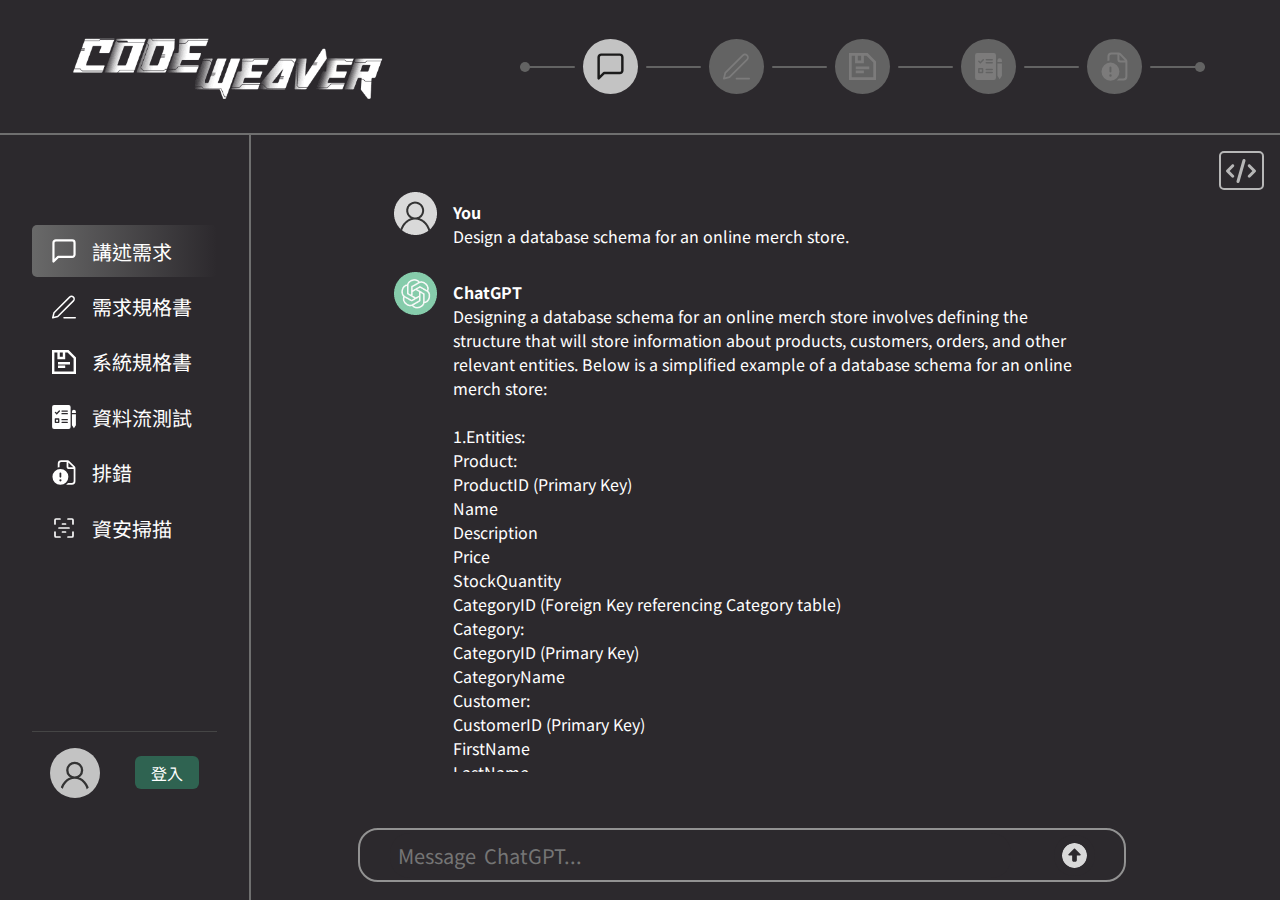
<file: index.html>
<!DOCTYPE html>
<html lang="zh">
  <head>
    <meta charset="UTF-8" />
    <meta name="viewport" content="width=device-width, initial-scale=1.0" />
    <title>CODE WEAVER | AI系統紡織機</title>
    <meta name="description" content="" />
    <base target="_self" />
    <!-- icon -->
    <link rel="shortcut icon" href="" />
    <!-- CSS -->
    <link rel="stylesheet" href="./asset/css/styles/style.css" />
    <link rel="stylesheet" href="./asset/css/styles/page.css" />
    <!-- google fonts -->
    <style>
      @import url("https://fonts.googleapis.com/css2?family=Noto+Sans+TC:wght@100..900&display=swap");
    </style>
    <!-- jquery -->
    <script src="./asset/js/jquery-3.7.1.min.js"></script>
    <!-- fontawesome icon -->
    <link
      rel="stylesheet"
      href="https://cdnjs.cloudflare.com/ajax/libs/font-awesome/6.6.0/css/all.min.css"
      integrity="sha512-Kc323vGBEqzTmouAECnVceyQqyqdsSiqLQISBL29aUW4U/M7pSPA/gEUZQqv1cwx4OnYxTxve5UMg5GT6L4JJg=="
      crossorigin="anonymous"
      referrerpolicy="no-referrer"
    />
  </head>
  <body>
    <header>
      <div class="header_container">
        <img src="./asset/img/LOGO.png" class="logo" alt="" />
        <article>
          <div class="line line-strat"></div>
          <div class="icon-area active">
            <img src="./asset/img/message.svg" alt="" />
          </div>
          <div class="line"></div>
          <div class="icon-area">
            <img src="./asset/img/require.svg" alt="" />
          </div>
          <div class="line"></div>
          <div class="icon-area">
            <img src="./asset/img/system.svg" alt="" />
          </div>
          <div class="line"></div>
          <div class="icon-area">
            <img src="./asset/img/data.svg" alt="" />
          </div>
          <div class="line"></div>
          <div class="icon-area">
            <img src="./asset/img/debug.svg" alt="" />
          </div>
          <div class="line line-end"></div>
        </article>
      </div>
    </header>
    <main>
      <!-- 左側選單 -->
      <aside class="menu">
        <div class="menu_icon_area">
          <div class="menu-icon" id="icon1">
            <div class="menu-icon_hamburger"></div>
          </div>
        </div>
        <img src="./asset/img/LOGO.png" class="logo" alt="" />
        <div class="menu_nav_footer">
          <nav class="menu_nav">
            <ul>
              <li>
                <a href="#" class="active">
                  <img src="./asset/img/message.svg" alt="" /> 講述需求</a
                >
              </li>
              <li>
                <a href="./page/requirement.html"
                  ><img src="./asset/img/require.svg" alt="" /> 需求規格書</a
                >
              </li>
              <li>
                <a href="./page/system.html"
                  ><img src="./asset/img/system.svg" alt="" /> 系統規格書</a
                >
              </li>
              <li>
                <a href="./page/dataflow.html"
                  ><img src="./asset/img/data.svg" alt="" /> 資料流測試</a
                >
              </li>
              <li>
                <a href="./page/debugging.html"
                  ><img src="./asset/img/debug.svg" alt="" /> 排錯</a
                >
              </li>
              <li>
                <a href="./page/scanning.html"
                  ><img
                    src="./asset/img/icon-park-outline_scanning.svg"
                    alt=""
                  />
                  資安掃描</a
                >
              </li>
            </ul>
          </nav>

          <div class="menu_footer">
            <a href="#" class="user">
              <div class="user_icon">
                <img src="./asset/img/user-icon.svg" alt="" />
              </div>
              <p>使用者</p>
            </a>
            <a
              href="./page/log_in.html"
              type="button"
              class="log_in"
              data-role="button"
              >登入</a
            >
          </div>
        </div>
      </aside>
      <!-- 主操作區 -->
      <section class="content">
        <!-- VSCODE開關程式按鈕 -->
        <div class="VSCode_btn" onclick="">
          <svg
            xmlns="http://www.w3.org/2000/svg"
            height="24"
            width="30"
            viewBox="0 0 640 512"
          >
            <path
              d="M392.8 1.2c-17-4.9-34.7 5-39.6 22l-128 448c-4.9 17 5 34.7 22 39.6s34.7-5 39.6-22l128-448c4.9-17-5-34.7-22-39.6zm80.6 120.1c-12.5 12.5-12.5 32.8 0 45.3L562.7 256l-89.4 89.4c-12.5 12.5-12.5 32.8 0 45.3s32.8 12.5 45.3 0l112-112c12.5-12.5 12.5-32.8 0-45.3l-112-112c-12.5-12.5-32.8-12.5-45.3 0zm-306.7 0c-12.5-12.5-32.8-12.5-45.3 0l-112 112c-12.5 12.5-12.5 32.8 0 45.3l112 112c12.5 12.5 32.8 12.5 45.3 0s12.5-32.8 0-45.3L77.3 256l89.4-89.4c12.5-12.5 12.5-32.8 0-45.3z"
            />
          </svg>
        </div>
        <div class="VSCODE">
          <div class="vscode_window">
            <img
              src="./asset/img/chevron-right.svg"
              alt=""
              class="VSCode_btn"
            />

            <div class="VSCODE_area">
              <img src="./asset/img/代碼頁面.png" alt="" style="width: 100%" />
            </div>
            <div class="RWD_empty"></div>
          </div>
        </div>
        <!-- 主要內容 -->
        <div class="main_content">
          <!-- 首頁內容 -->
          <div class="switch_index switch_div">
            <div class="main_index">
              <div class="chat_area">
                <!-- 每一個回覆訊息 -->
                <section class="chat">
                  <img
                    src="./asset/img/usericon.png"
                    alt=""
                    class="chat_icon"
                  />
                  <article>
                    <p class="chat_user_name" style="font-weight: bolder">
                      You
                    </p>
                    <p>Design a database schema for an online merch store.</p>
                  </article>
                </section>

                <section class="chat">
                  <img src="./asset/img/GPTicon.png" alt="" class="chat_icon" />
                  <article>
                    <p class="chat_gpt_name" style="font-weight: bolder">
                      ChatGPT
                    </p>
                    <p>
                      Designing a database schema for an online merch store
                      involves defining the structure that will store
                      information about products, customers, orders, and other
                      relevant entities. Below is a simplified example of a
                      database schema for an online merch store: <br />
                      <br />
                      1.Entities: <br />
                      Product: <br />ProductID (Primary Key) <br />Name
                      <br />Description<br />
                      Price<br />
                      StockQuantity<br />
                      CategoryID (Foreign Key referencing Category table)<br />
                      Category: <br />CategoryID (Primary Key)<br />
                      CategoryName <br />Customer: <br />CustomerID (Primary
                      Key) <br />FirstName <br />LastName <br />Email
                    </p>
                  </article>
                </section>

                <!-- 結束對話，開始生成需求規格書 -->
                <div class="chat_btn">
                  <i class="fa-solid fa-bolt fa-fade fa-lg"></i>
                  <p>結束對話</p>
                  <input
                    type="button"
                    value="生成規格書"
                    onclick="switchDiv()"
                  />
                </div>
              </div>
              <!-- 輸入需求訊息 -->
              <div class="message">
                <textarea
                  name=""
                  id="message_text"
                  placeholder="Message  ChatGPT..."
                  rows="1"
                ></textarea>
                <input
                  type="image"
                  id="message_send"
                  src="./asset/img/circle-up-solid.svg"
                  alt=""
                />
              </div>
            </div>
          </div>
          <!-- loading 載入畫面 -->
          <div class="switch_loading_area" style="display: none">
            <div class="loading_area">
              <h1>開始生成中...</h1>
              <div class="loading_bar_area">
                <div class="loading_bar"></div>
              </div>
              <article></article>
              <div class="loading_btn_area">
                <input
                  type="button"
                  class="loading_btn back_btn"
                  value="取消返回"
                  onclick="goBack()"
                />
              </div>
              <p class="show_loadingP" style="display: none">自動跳轉</p>
            </div>
          </div>
        </div>
      </section>
    </main>
  </body>
  <script src="./asset/js/app.js"></script>
</html>
</file>
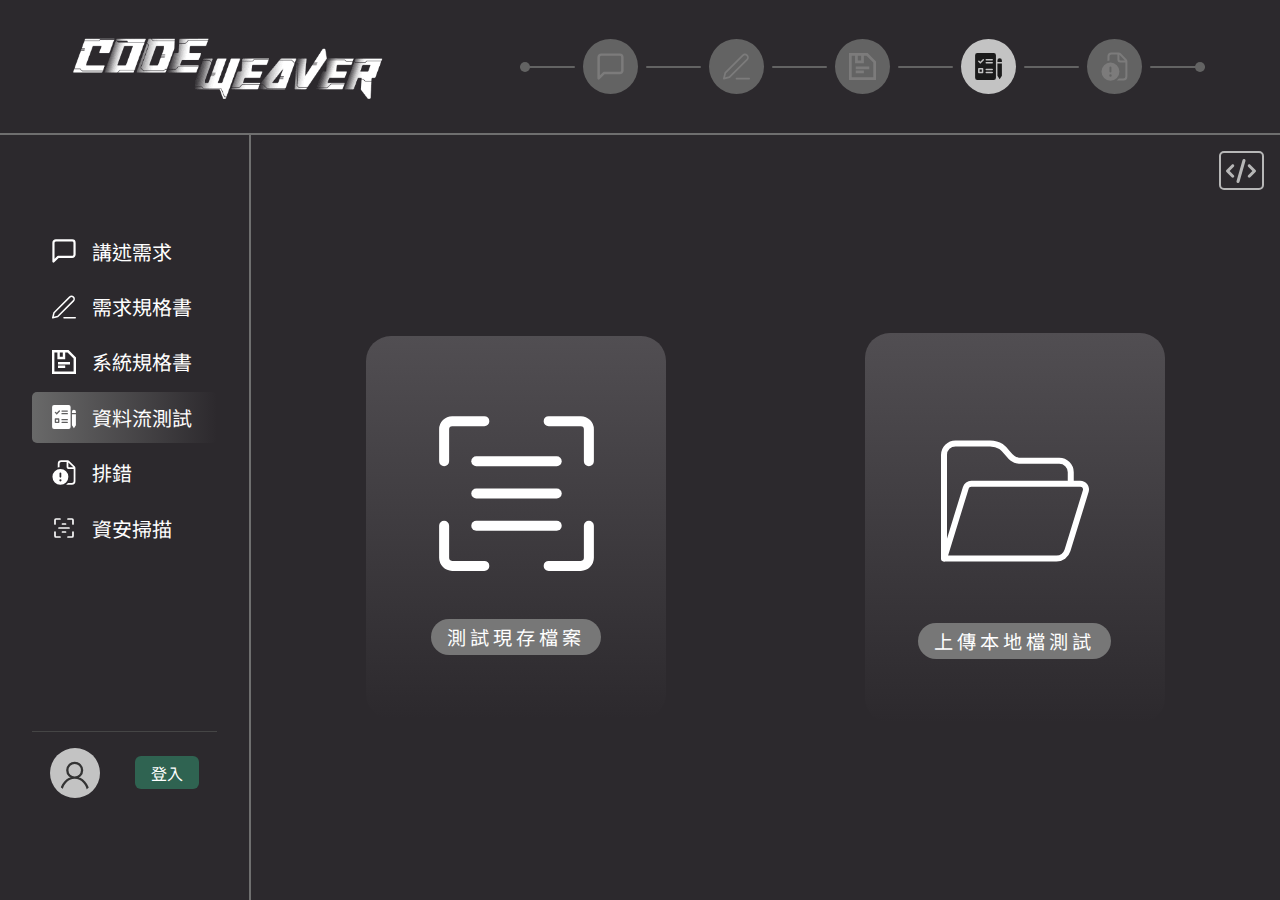
<file: page/dataflow.html>
<!DOCTYPE html>
<html lang="zh">
  <head>
    <meta charset="UTF-8" />
    <meta name="viewport" content="width=device-width, initial-scale=1.0" />
    <title>CODE WEAVER | 資料流測試</title>
    <meta name="description" content="" />
    <base target="_self" />
    <!-- icon -->
    <link rel="shortcut icon" href="" />
    <!-- CSS -->
    <link rel="stylesheet" href="../asset/css/styles/style.css" />
    <link rel="stylesheet" href="../asset/css/styles/page.css" />
    <!-- google fonts -->
    <style>
      @import url("https://fonts.googleapis.com/css2?family=Noto+Sans+TC:wght@100..900&display=swap");
    </style>
    <!-- jquery -->
    <script src="../asset/js/jquery-3.7.1.min.js"></script>
    <!-- fontawesome icon -->
    <link
      rel="stylesheet"
      href="https://cdnjs.cloudflare.com/ajax/libs/font-awesome/6.6.0/css/all.min.css"
      integrity="sha512-Kc323vGBEqzTmouAECnVceyQqyqdsSiqLQISBL29aUW4U/M7pSPA/gEUZQqv1cwx4OnYxTxve5UMg5GT6L4JJg=="
      crossorigin="anonymous"
      referrerpolicy="no-referrer"
    />
  </head>

  <body>
    <header>
      <div class="header_container">
        <img src="../asset/img/LOGO.png" class="logo" alt="" />
        <article>
          <div class="line line-strat"></div>
          <div class="icon-area">
            <img src="../asset/img/message.svg" alt="" />
          </div>
          <div class="line"></div>
          <div class="icon-area">
            <img src="../asset/img/require.svg" alt="" />
          </div>
          <div class="line"></div>
          <div class="icon-area">
            <img src="../asset/img/system.svg" alt="" />
          </div>
          <div class="line"></div>
          <div class="icon-area active">
            <img src="../asset/img/data.svg" alt="" />
          </div>
          <div class="line"></div>
          <div class="icon-area">
            <img src="../asset/img/debug.svg" alt="" />
          </div>
          <div class="line line-end"></div>
        </article>
      </div>
    </header>
    <main>
      <!-- 左側選單 -->
      <aside class="menu">
        <div class="menu_icon_area">
          <div class="menu-icon" id="icon1">
            <div class="menu-icon_hamburger"></div>
          </div>
        </div>
        <img src="../asset/img/LOGO.png" class="logo" alt="" />
        <div class="menu_nav_footer">
          <nav class="menu_nav">
            <ul>
              <li>
                <a href="../index.html">
                  <img src="../asset/img/message.svg" alt="" /> 講述需求</a
                >
              </li>
              <li>
                <a href="../page/requirement.html"
                  ><img src="../asset/img/require.svg" alt="" /> 需求規格書</a
                >
              </li>
              <li>
                <a href="../page/system.html"
                  ><img src="../asset/img/system.svg" alt="" /> 系統規格書</a
                >
              </li>
              <li>
                <a href="#" class="active"
                  ><img src="../asset/img/data.svg" alt="" /> 資料流測試</a
                >
              </li>
              <li>
                <a href="../page/debugging.html"
                  ><img src="../asset/img/debug.svg" alt="" /> 排錯</a
                >
              </li>
              <li>
                <a href="../page/scanning.html"
                  ><img
                    src="../asset/img/icon-park-outline_scanning.svg"
                    alt=""
                  />
                  資安掃描</a
                >
              </li>
            </ul>
          </nav>

          <div class="menu_footer">
            <a href="#" class="user">
              <div class="user_icon">
                <img src="../asset/img/user-icon.svg" alt="" />
              </div>
              <p>使用者</p>
            </a>
            <a
              href="../page/log_in.html"
              type="button"
              class="log_in"
              data-role="button"
              >登入</a
            >
          </div>
        </div>
      </aside>
      <!-- 主操作區 -->
      <section class="content">
        <!-- VSCODE開關程式按鈕 -->
        <div class="VSCode_btn" onclick="">
          <svg
            xmlns="http://www.w3.org/2000/svg"
            height="24"
            width="30"
            viewBox="0 0 640 512"
          >
            <path
              d="M392.8 1.2c-17-4.9-34.7 5-39.6 22l-128 448c-4.9 17 5 34.7 22 39.6s34.7-5 39.6-22l128-448c4.9-17-5-34.7-22-39.6zm80.6 120.1c-12.5 12.5-12.5 32.8 0 45.3L562.7 256l-89.4 89.4c-12.5 12.5-12.5 32.8 0 45.3s32.8 12.5 45.3 0l112-112c12.5-12.5 12.5-32.8 0-45.3l-112-112c-12.5-12.5-32.8-12.5-45.3 0zm-306.7 0c-12.5-12.5-32.8-12.5-45.3 0l-112 112c-12.5 12.5-12.5 32.8 0 45.3l112 112c12.5 12.5 32.8 12.5 45.3 0s12.5-32.8 0-45.3L77.3 256l89.4-89.4c12.5-12.5 12.5-32.8 0-45.3z"
            />
          </svg>
        </div>
        <div class="VSCODE">
          <div class="vscode_window">
            <img
              src="../asset/img/chevron-right.svg"
              alt=""
              class="VSCode_btn"
            />

            <div class="VSCODE_area">
              <img src="../asset/img/代碼頁面.png" alt="" style="width: 100%" />
            </div>
            <div class="RWD_empty"></div>
          </div>
        </div>
        <!-- 主要內容 -->
        <div class="main_content">
          <!-- 資料流上傳內容 -->
          <div class="switch_dataflow switch_div">
            <div class="main_dataflow">
              <section>
                <img src="../asset/img/scan.svg" alt="" />
                <input
                  type="button"
                  value="測試現存檔案"
                  class="test_file"
                  onclick="switchDiv()"
                />
              </section>
              <section>
                <img src="../asset/img/folder-open.svg" alt="" />
                <label for="upload">
                  <input type="file" id="upload" />
                  <div>上傳本地檔測試</div>
                </label>
              </section>
            </div>
          </div>
          <!-- 測試頁面-切換 -->
          <div class="switch_test" style="display: none">
            <div class="main_test">
              <!-- 主內容區塊 -->
              <div class="test_div">
                <h1>django_app_test.yml</h1>
                <p>on:push</p>

                <article>
                  <!-- 每一個測試結果 -->
                  <section>
                    <div>
                      <i
                        class="fa-solid fa-circle-check"
                        style="color: #63e6be"
                      ></i>
                      <h3>Test_django_apps</h3>
                    </div>
                    <p>20s</p>
                  </section>
                  <section>
                    <div>
                      <i
                        class="fa-solid fa-circle-check"
                        style="color: #63e6be"
                      ></i>
                      <h3>Test_django_apps</h3>
                    </div>
                    <p>20s</p>
                  </section>
                  <section>
                    <div>
                      <i
                        class="fa-solid fa-circle-check"
                        style="color: #63e6be"
                      ></i>
                      <h3>Test_django_apps</h3>
                    </div>
                    <p>20s</p>
                  </section>
                </article>
              </div>
              <section>
                <input
                  type="button"
                  class="back_btn"
                  value="取消返回"
                  onclick="goBack()"
                />
              </section>
            </div>
          </div>
        </div>
      </section>
    </main>
  </body>
  <script src="../asset/js/app.js"></script>
</html>
</file>
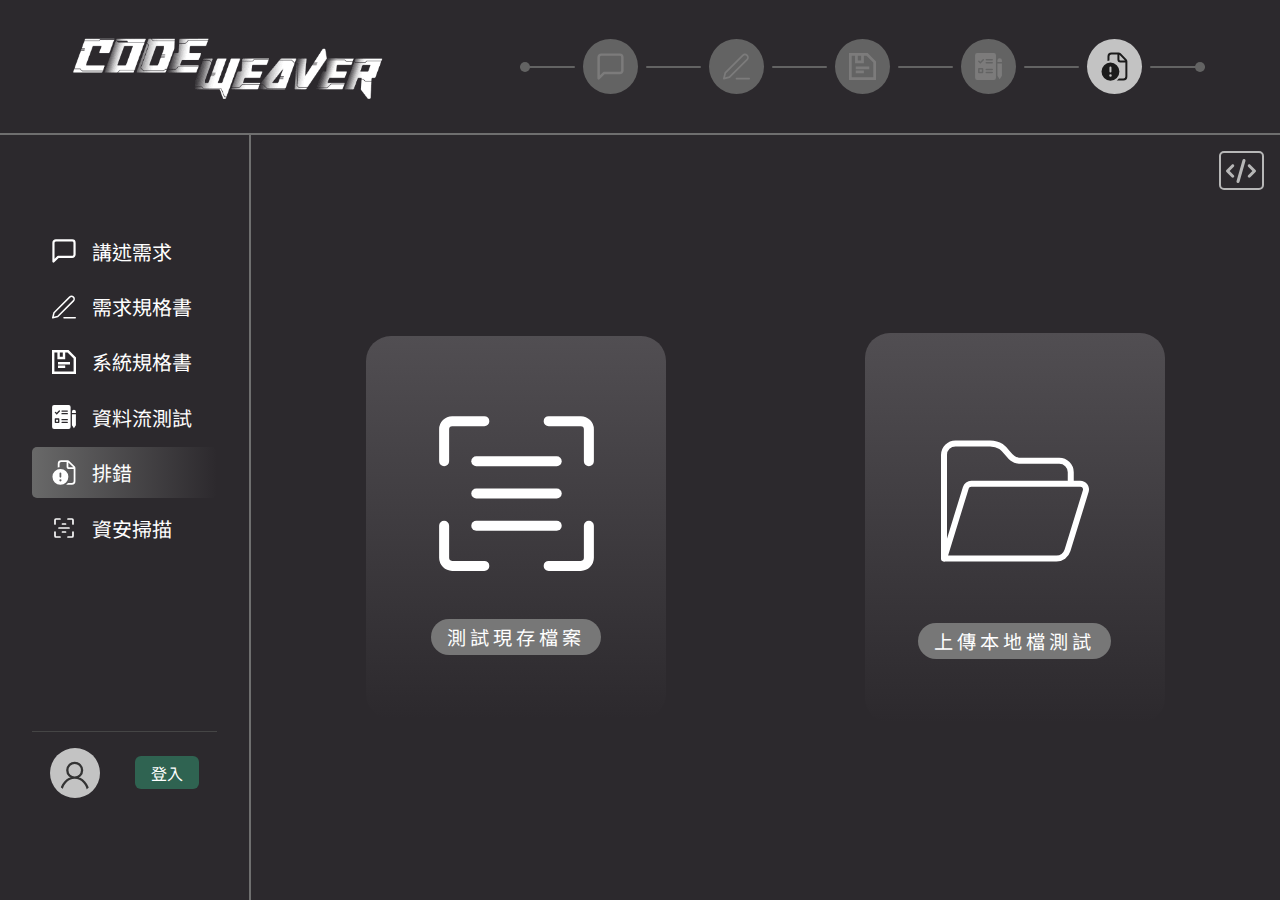
<file: page/debugging.html>
<!DOCTYPE html>
<html lang="zh">
  <head>
    <meta charset="UTF-8" />
    <meta name="viewport" content="width=device-width, initial-scale=1.0" />
    <title>CODE WEAVER | 排錯</title>
    <meta name="description" content="" />
    <base target="_self" />
    <!-- icon -->
    <link rel="shortcut icon" href="" />
    <!-- CSS -->
    <link rel="stylesheet" href="../asset/css/styles/style.css" />
    <link rel="stylesheet" href="../asset/css/styles/page.css" />
    <!-- google fonts -->
    <style>
      @import url("https://fonts.googleapis.com/css2?family=Noto+Sans+TC:wght@100..900&display=swap");
    </style>
    <!-- jquery -->
    <script src="../asset/js/jquery-3.7.1.min.js"></script>
    <!-- fontawesome icon -->
    <link
      rel="stylesheet"
      href="https://cdnjs.cloudflare.com/ajax/libs/font-awesome/6.6.0/css/all.min.css"
      integrity="sha512-Kc323vGBEqzTmouAECnVceyQqyqdsSiqLQISBL29aUW4U/M7pSPA/gEUZQqv1cwx4OnYxTxve5UMg5GT6L4JJg=="
      crossorigin="anonymous"
      referrerpolicy="no-referrer"
    />
  </head>
  <body>
    <header>
      <div class="header_container">
        <img src="../asset/img/LOGO.png" class="logo" alt="" />
        <article>
          <div class="line line-strat"></div>
          <div class="icon-area">
            <img src="../asset/img/message.svg" alt="" />
          </div>
          <div class="line"></div>
          <div class="icon-area">
            <img src="../asset/img/require.svg" alt="" />
          </div>
          <div class="line"></div>
          <div class="icon-area">
            <img src="../asset/img/system.svg" alt="" />
          </div>
          <div class="line"></div>
          <div class="icon-area">
            <img src="../asset/img/data.svg" alt="" />
          </div>
          <div class="line"></div>
          <div class="icon-area active">
            <img src="../asset/img/debug.svg" alt="" />
          </div>
          <div class="line line-end"></div>
        </article>
      </div>
    </header>
    <main>
      <!-- 左側選單 -->
      <aside class="menu">
        <div class="menu_icon_area">
          <div class="menu-icon" id="icon1">
            <div class="menu-icon_hamburger"></div>
          </div>
        </div>
        <img src="../asset/img/LOGO.png" class="logo" alt="" />
        <div class="menu_nav_footer">
          <nav class="menu_nav">
            <ul>
              <li>
                <a href="../index.html">
                  <img src="../asset/img/message.svg" alt="" /> 講述需求</a
                >
              </li>
              <li>
                <a href="../page/requirement.html"
                  ><img src="../asset/img/require.svg" alt="" /> 需求規格書</a
                >
              </li>
              <li>
                <a href="../page/system.html"
                  ><img src="../asset/img/system.svg" alt="" /> 系統規格書</a
                >
              </li>
              <li>
                <a href="../page/dataflow.html"
                  ><img src="../asset/img/data.svg" alt="" /> 資料流測試</a
                >
              </li>
              <li>
                <a href="#" class="active"
                  ><img src="../asset/img/debug.svg" alt="" /> 排錯</a
                >
              </li>
              <li>
                <a href="../page/scanning.html"
                  ><img
                    src="../asset/img/icon-park-outline_scanning.svg"
                    alt=""
                  />
                  資安掃描</a
                >
              </li>
            </ul>
          </nav>

          <div class="menu_footer">
            <a href="#" class="user">
              <div class="user_icon">
                <img src="../asset/img/user-icon.svg" alt="" />
              </div>
              <p>使用者</p>
            </a>
            <a
              href="../page/log_in.html"
              type="button"
              class="log_in"
              data-role="button"
              >登入</a
            >
          </div>
        </div>
      </aside>
      <!-- 主操作區 -->
      <section class="content">
        <!-- VSCODE開關程式按鈕 -->
        <div class="VSCode_btn" onclick="">
          <svg
            xmlns="http://www.w3.org/2000/svg"
            height="24"
            width="30"
            viewBox="0 0 640 512"
          >
            <path
              d="M392.8 1.2c-17-4.9-34.7 5-39.6 22l-128 448c-4.9 17 5 34.7 22 39.6s34.7-5 39.6-22l128-448c4.9-17-5-34.7-22-39.6zm80.6 120.1c-12.5 12.5-12.5 32.8 0 45.3L562.7 256l-89.4 89.4c-12.5 12.5-12.5 32.8 0 45.3s32.8 12.5 45.3 0l112-112c12.5-12.5 12.5-32.8 0-45.3l-112-112c-12.5-12.5-32.8-12.5-45.3 0zm-306.7 0c-12.5-12.5-32.8-12.5-45.3 0l-112 112c-12.5 12.5-12.5 32.8 0 45.3l112 112c12.5 12.5 32.8 12.5 45.3 0s12.5-32.8 0-45.3L77.3 256l89.4-89.4c12.5-12.5 12.5-32.8 0-45.3z"
            />
          </svg>
        </div>
        <div class="VSCODE">
          <div class="vscode_window">
            <img
              src="../asset/img/chevron-right.svg"
              alt=""
              class="VSCode_btn"
            />

            <div class="VSCODE_area">
              <img src="../asset/img/代碼頁面.png" alt="" style="width: 100%" />
            </div>
            <div class="RWD_empty"></div>
          </div>
        </div>
        <!-- 主要內容 -->
        <div class="main_content">
          <!-- 資料流上傳內容 -->
          <div class="switch_dataflow switch_div">
            <div class="main_dataflow">
              <section>
                <img src="../asset/img/scan.svg" alt="" />
                <input
                  type="button"
                  value="測試現存檔案"
                  class="test_file"
                  onclick="switchDiv()"
                />
              </section>
              <section>
                <img src="../asset/img/folder-open.svg" alt="" />
                <label for="upload">
                  <input type="file" id="upload" />
                  <div>上傳本地檔測試</div>
                </label>
              </section>
            </div>
          </div>
          <!-- 測試頁面-切換 -->
          <div class="switch_test" style="display: none">
            <div class="main_test">
              <!-- 主內容區塊 -->
              <div class="test_div">
                <h1>django_app_test.yml</h1>
                <p>on:push</p>

                <article>
                  <!-- 每一個測試結果 -->
                  <section>
                    <div>
                      <i
                        class="fa-solid fa-circle-xmark"
                        style="color: #d64c4c"
                      ></i>
                      <h3>Test_django_apps</h3>
                    </div>
                    <p>20s</p>
                  </section>
                </article>
              </div>
              <section>
                <input
                  type="button"
                  class="back_btn"
                  value="取消返回"
                  onclick="goBack()"
                />
              </section>
            </div>
          </div>
        </div>
      </section>
    </main>
  </body>
  <script src="../asset/js/app.js"></script>
</html>
</file>
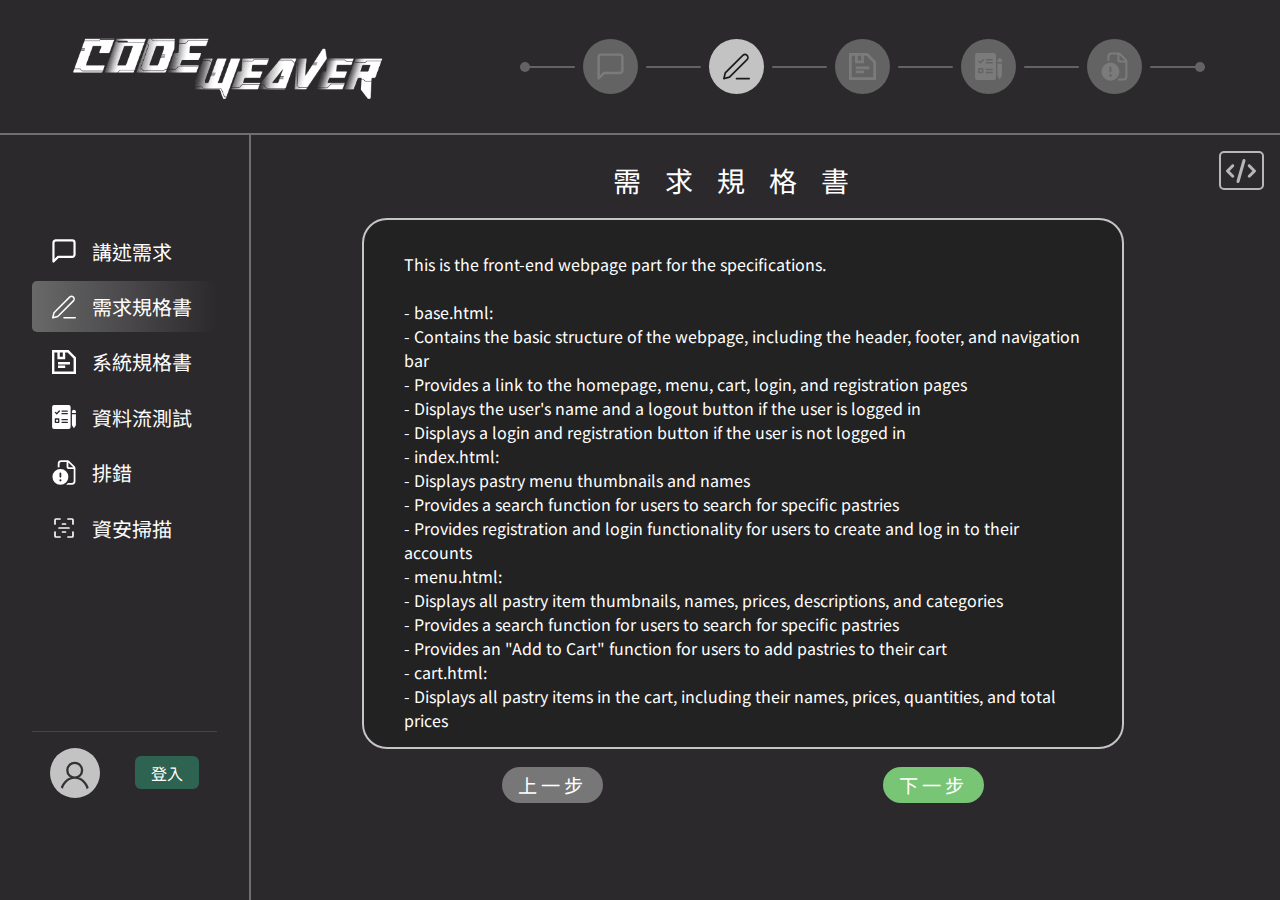
<file: page/requirement.html>
<!DOCTYPE html>
<html lang="zh">
  <head>
    <meta charset="UTF-8" />
    <meta name="viewport" content="width=device-width, initial-scale=1.0" />
    <title>CODE WEAVER | 需求規格書</title>
    <meta name="description" content="" />
    <base target="_self" />
    <!-- icon -->
    <link rel="shortcut icon" href="" />
    <!-- CSS -->
    <link rel="stylesheet" href="../asset/css/styles/style.css" />
    <link rel="stylesheet" href="../asset/css/styles/page.css" />
    <!-- google fonts -->
    <style>
      @import url("https://fonts.googleapis.com/css2?family=Noto+Sans+TC:wght@100..900&display=swap");
    </style>
    <!-- jquery -->
    <script src="../asset/js/jquery-3.7.1.min.js"></script>
    <!-- fontawesome icon -->
    <link
      rel="stylesheet"
      href="https://cdnjs.cloudflare.com/ajax/libs/font-awesome/6.6.0/css/all.min.css"
      integrity="sha512-Kc323vGBEqzTmouAECnVceyQqyqdsSiqLQISBL29aUW4U/M7pSPA/gEUZQqv1cwx4OnYxTxve5UMg5GT6L4JJg=="
      crossorigin="anonymous"
      referrerpolicy="no-referrer"
    />
  </head>
  <body>
    <header>
      <div class="header_container">
        <img src="../asset/img/LOGO.png" class="logo" alt="" />
        <article>
          <div class="line line-strat"></div>
          <div class="icon-area">
            <img src="../asset/img/message.svg" alt="" />
          </div>
          <div class="line"></div>
          <div class="icon-area active">
            <img src="../asset/img/require.svg" alt="" />
          </div>
          <div class="line"></div>
          <div class="icon-area">
            <img src="../asset/img/system.svg" alt="" />
          </div>
          <div class="line"></div>
          <div class="icon-area">
            <img src="../asset/img/data.svg" alt="" />
          </div>
          <div class="line"></div>
          <div class="icon-area">
            <img src="../asset/img/debug.svg" alt="" />
          </div>
          <div class="line line-end"></div>
        </article>
      </div>
    </header>
    <main>
      <!-- 左側選單 -->
      <aside class="menu">
        <div class="menu_icon_area">
          <div class="menu-icon" id="icon1">
            <div class="menu-icon_hamburger"></div>
          </div>
        </div>
        <img src="../asset/img/LOGO.png" class="logo" alt="" />
        <div class="menu_nav_footer">
          <nav class="menu_nav">
            <ul>
              <li>
                <a href="../index.html">
                  <img src="../asset/img/message.svg" alt="" /> 講述需求</a
                >
              </li>
              <li>
                <a href="#" class="active"
                  ><img src="../asset/img/require.svg" alt="" /> 需求規格書</a
                >
              </li>
              <li>
                <a href="../page/system.html"
                  ><img src="../asset/img/system.svg" alt="" /> 系統規格書</a
                >
              </li>
              <li>
                <a href="../page/dataflow.html"
                  ><img src="../asset/img/data.svg" alt="" /> 資料流測試</a
                >
              </li>
              <li>
                <a href="../page/debugging.html"
                  ><img src="../asset/img/debug.svg" alt="" /> 排錯</a
                >
              </li>
              <li>
                <a href="../page/scanning.html"
                  ><img
                    src="../asset/img/icon-park-outline_scanning.svg"
                    alt=""
                  />
                  資安掃描</a
                >
              </li>
            </ul>
          </nav>

          <div class="menu_footer">
            <a href="#" class="user">
              <div class="user_icon">
                <img src="../asset/img/user-icon.svg" alt="" />
              </div>
              <p>使用者</p>
            </a>
            <a
              href="../page/log_in.html"
              type="button"
              class="log_in"
              data-role="button"
              >登入</a
            >
          </div>
        </div>
      </aside>
      <!-- 主操作區 -->
      <section class="content">
        <!-- VSCODE開關程式按鈕 -->
        <div class="VSCode_btn" onclick="">
          <svg
            xmlns="http://www.w3.org/2000/svg"
            height="24"
            width="30"
            viewBox="0 0 640 512"
          >
            <path
              d="M392.8 1.2c-17-4.9-34.7 5-39.6 22l-128 448c-4.9 17 5 34.7 22 39.6s34.7-5 39.6-22l128-448c4.9-17-5-34.7-22-39.6zm80.6 120.1c-12.5 12.5-12.5 32.8 0 45.3L562.7 256l-89.4 89.4c-12.5 12.5-12.5 32.8 0 45.3s32.8 12.5 45.3 0l112-112c12.5-12.5 12.5-32.8 0-45.3l-112-112c-12.5-12.5-32.8-12.5-45.3 0zm-306.7 0c-12.5-12.5-32.8-12.5-45.3 0l-112 112c-12.5 12.5-12.5 32.8 0 45.3l112 112c12.5 12.5 32.8 12.5 45.3 0s12.5-32.8 0-45.3L77.3 256l89.4-89.4c12.5-12.5 12.5-32.8 0-45.3z"
            />
          </svg>
        </div>
        <div class="VSCODE">
          <div class="vscode_window">
            <img
              src="../asset/img/chevron-right.svg"
              alt=""
              class="VSCode_btn"
            />

            <div class="VSCODE_area">
              <img src="../asset/img/代碼頁面.png" alt="" style="width: 100%" />
            </div>
            <div class="RWD_empty"></div>
          </div>
        </div>
        <!-- 主要內容 -->
        <div class="main_content">
          <!-- 首頁內容 -->
          <div class="switch_requirement switch_div">
            <div class="main_requirement">
              <h1>需求規格書</h1>
              <div class="document_area">
                <div class="document">
                  This is the front-end webpage part for the specifications.
                  <br /><br />
                  - base.html:<br />
                  - Contains the basic structure of the webpage, including the
                  header, footer, and navigation bar<br />
                  - Provides a link to the homepage, menu, cart, login, and
                  registration pages<br />
                  - Displays the user's name and a logout button if the user is
                  logged in<br />
                  - Displays a login and registration button if the user is not
                  logged in<br />
                  - index.html:<br />
                  - Displays pastry menu thumbnails and names<br />
                  - Provides a search function for users to search for specific
                  pastries<br />
                  - Provides registration and login functionality for users to
                  create and log in to their accounts<br />
                  - menu.html:<br />
                  - Displays all pastry item thumbnails, names, prices,
                  descriptions, and categories<br />
                  - Provides a search function for users to search for specific
                  pastries<br />
                  - Provides an "Add to Cart" function for users to add pastries
                  to their cart<br />
                  - cart.html:<br />
                  - Displays all pastry items in the cart, including their
                  names, prices, quantities, and total prices<br />
                  - Provides a "Remove from Cart" function for users to remove
                  pastries from their cart<br /><br />

                  Lorem ipsum dolor sit amet consectetur adipisicing elit. Illo
                  nam illum ex similique quae, magni vero minima ducimus maxime
                  necessitatibus harum enim aspernatur velit quas dicta debitis
                  numquam delectus est. Sapiente perspiciatis libero maxime, eum
                  placeat consequuntur? Sit culpa, harum tempora modi saepe
                  laboriosam consequatur necessitatibus odio dicta voluptatibus
                  debitis perferendis suscipit, facilis itaque fugiat sint illo
                  ipsam nulla accusamus, nihil ratione. Perferendis dolorum
                  labore provident culpa, id repellendus deserunt doloribus odit
                  vel officia placeat mollitia itaque ratione sit molestiae
                  veniam laboriosam rem unde sequi exercitationem iste natus
                  expedita! Neque fugiat saepe placeat labore, optio facere,
                  dolorum, obcaecati nihil praesentium nam sed molestiae
                  voluptas nemo? Doloremque, Eos iure asperiores modi cupiditate
                  porro animi accusantium deleniti numquam, est dolores unde
                  quam facilis amet sint ratione, culpa voluptas expedita
                  explicabo aliquid nobis ab cumque quisquam mollitia! Harum
                  laboriosam magni nesciunt ullam voluptatum consequatur
                  perferendis voluptate, corporis cumque eligendi? Odit sequi
                  nostrum maiores.
                </div>
              </div>
              <section>
                <input
                  type="button"
                  class="main_btn back_btn"
                  value="上一步"
                  onclick='location.href=("../index.html")'
                />
                <input
                  type="button"
                  class="main_btn start_btn"
                  value="下一步"
                  onclick="switchDiv()"
                />
              </section>
            </div>
          </div>
          <!-- loading 載入畫面 -->
          <div class="switch_loading_area" style="display: none">
            <div class="loading_area">
              <h1>開始生成中...</h1>
              <div class="loading_bar_area">
                <div class="loading_bar"></div>
              </div>
              <article></article>
              <div class="loading_btn_area">
                <input
                  type="button"
                  class="loading_btn back_btn"
                  value="取消返回"
                  onclick="goBack()"
                />
              </div>
              <p class="show_loadingP" style="display: none">自動跳轉</p>
            </div>
          </div>
        </div>
      </section>
    </main>
  </body>
  <script src="../asset/js/app.js"></script>
</html>
</file>
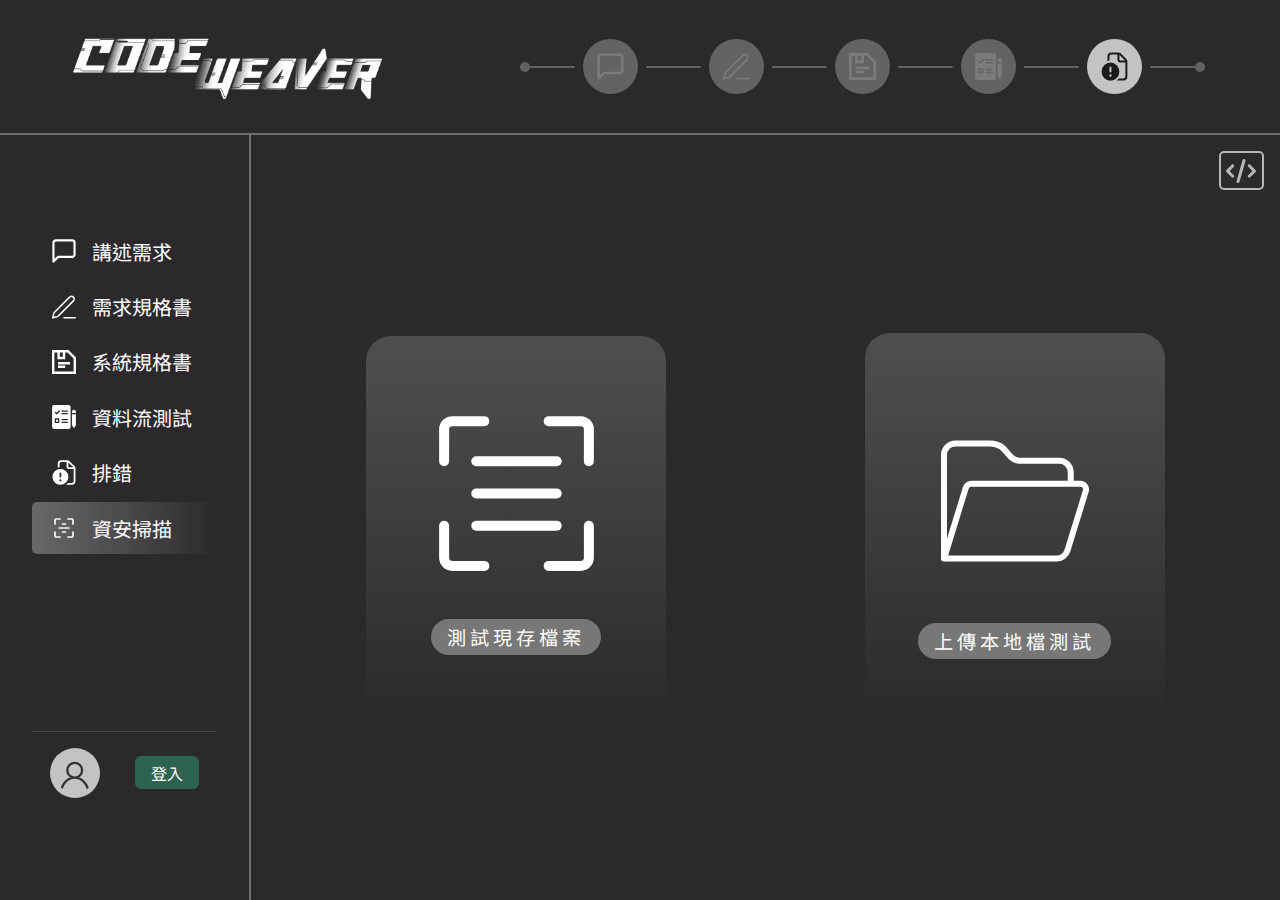
<file: page/scanning.html>
<!DOCTYPE html>
<html lang="zh">
  <head>
    <meta charset="UTF-8" />
    <meta name="viewport" content="width=device-width, initial-scale=1.0" />
    <title>CODE WEAVER | 資安掃描</title>
    <meta name="description" content="" />
    <base target="_self" />
    <!-- icon -->
    <link rel="shortcut icon" href="" />
    <!-- CSS -->
    <link rel="stylesheet" href="../asset/css/styles/style.css" />
    <link rel="stylesheet" href="../asset/css/styles/page.css" />
    <!-- google fonts -->
    <style>
      @import url("https://fonts.googleapis.com/css2?family=Noto+Sans+TC:wght@100..900&display=swap");
    </style>
    <!-- jquery -->
    <script src="../asset/js/jquery-3.7.1.min.js"></script>
    <!-- fontawesome icon -->
    <link
      rel="stylesheet"
      href="https://cdnjs.cloudflare.com/ajax/libs/font-awesome/6.6.0/css/all.min.css"
      integrity="sha512-Kc323vGBEqzTmouAECnVceyQqyqdsSiqLQISBL29aUW4U/M7pSPA/gEUZQqv1cwx4OnYxTxve5UMg5GT6L4JJg=="
      crossorigin="anonymous"
      referrerpolicy="no-referrer"
    />
  </head>
  <body>
    <header>
      <div class="header_container">
        <img src="../asset/img/LOGO.png" class="logo" alt="" />
        <article>
          <div class="line line-strat"></div>
          <div class="icon-area">
            <img src="../asset/img/message.svg" alt="" />
          </div>
          <div class="line"></div>
          <div class="icon-area">
            <img src="../asset/img/require.svg" alt="" />
          </div>
          <div class="line"></div>
          <div class="icon-area">
            <img src="../asset/img/system.svg" alt="" />
          </div>
          <div class="line"></div>
          <div class="icon-area">
            <img src="../asset/img/data.svg" alt="" />
          </div>
          <div class="line"></div>
          <div class="icon-area active">
            <img src="../asset/img/debug.svg" alt="" />
          </div>
          <div class="line line-end"></div>
        </article>
      </div>
    </header>
    <main>
      <!-- 左側選單 -->
      <aside class="menu">
        <div class="menu_icon_area">
          <div class="menu-icon" id="icon1">
            <div class="menu-icon_hamburger"></div>
          </div>
        </div>
        <img src="../asset/img/LOGO.png" class="logo" alt="" />
        <div class="menu_nav_footer">
          <nav class="menu_nav">
            <ul>
              <li>
                <a href="../index.html">
                  <img src="../asset/img/message.svg" alt="" /> 講述需求</a
                >
              </li>
              <li>
                <a href="../page/requirement.html"
                  ><img src="../asset/img/require.svg" alt="" /> 需求規格書</a
                >
              </li>
              <li>
                <a href="../page/system.html"
                  ><img src="../asset/img/system.svg" alt="" /> 系統規格書</a
                >
              </li>
              <li>
                <a href="../page/dataflow.html"
                  ><img src="../asset/img/data.svg" alt="" /> 資料流測試</a
                >
              </li>
              <li>
                <a href="../page/debugging.html"
                  ><img src="../asset/img/debug.svg" alt="" /> 排錯</a
                >
              </li>
              <li>
                <a href="#" class="active"
                  ><img
                    src="../asset/img/icon-park-outline_scanning.svg"
                    alt=""
                  />
                  資安掃描</a
                >
              </li>
            </ul>
          </nav>

          <div class="menu_footer">
            <a href="#" class="user">
              <div class="user_icon">
                <img src="../asset/img/user-icon.svg" alt="" />
              </div>
              <p>使用者</p>
            </a>
            <a
              href="../page/log_in.html"
              type="button"
              class="log_in"
              data-role="button"
              >登入</a
            >
          </div>
        </div>
      </aside>
      <!-- 主操作區 -->
      <section class="content">
        <!-- VSCODE開關程式按鈕 -->
        <div class="VSCode_btn" onclick="">
          <svg
            xmlns="http://www.w3.org/2000/svg"
            height="24"
            width="30"
            viewBox="0 0 640 512"
          >
            <path
              d="M392.8 1.2c-17-4.9-34.7 5-39.6 22l-128 448c-4.9 17 5 34.7 22 39.6s34.7-5 39.6-22l128-448c4.9-17-5-34.7-22-39.6zm80.6 120.1c-12.5 12.5-12.5 32.8 0 45.3L562.7 256l-89.4 89.4c-12.5 12.5-12.5 32.8 0 45.3s32.8 12.5 45.3 0l112-112c12.5-12.5 12.5-32.8 0-45.3l-112-112c-12.5-12.5-32.8-12.5-45.3 0zm-306.7 0c-12.5-12.5-32.8-12.5-45.3 0l-112 112c-12.5 12.5-12.5 32.8 0 45.3l112 112c12.5 12.5 32.8 12.5 45.3 0s12.5-32.8 0-45.3L77.3 256l89.4-89.4c12.5-12.5 12.5-32.8 0-45.3z"
            />
          </svg>
        </div>
        <div class="VSCODE">
          <div class="vscode_window">
            <img
              src="../asset/img/chevron-right.svg"
              alt=""
              class="VSCode_btn"
            />

            <div class="VSCODE_area">
              <img src="../asset/img/代碼頁面.png" alt="" style="width: 100%" />
            </div>
            <div class="RWD_empty"></div>
          </div>
        </div>
        <!-- 主要內容 -->
        <div class="main_content">
          <!-- 資料流上傳內容 -->
          <div class="switch_dataflow switch_div">
            <div class="main_dataflow">
              <section>
                <img src="../asset/img/scan.svg" alt="" />
                <input
                  type="button"
                  value="測試現存檔案"
                  class="test_file"
                  onclick="switchDiv()"
                />
              </section>
              <section>
                <img src="../asset/img/folder-open.svg" alt="" />
                <label for="upload">
                  <input type="file" id="upload" />
                  <div>上傳本地檔測試</div>
                </label>
              </section>
            </div>
          </div>
          <!-- 測試頁面-切換 -->
          <div class="switch_test" style="display: none">
            <div class="main_test">
              <!-- 主內容區塊 -->
              <div class="test_div scanning_div">
                <article>
                  <img src="../asset/img/scanningAPI.png" alt="" />
                </article>
              </div>
              <section>
                <input
                  type="button"
                  class="back_btn"
                  value="取消返回"
                  onclick="goBack()"
                />
              </section>
            </div>
          </div>
        </div>
      </section>
    </main>
  </body>
  <script src="../asset/js/app.js"></script>
</html>
</file>
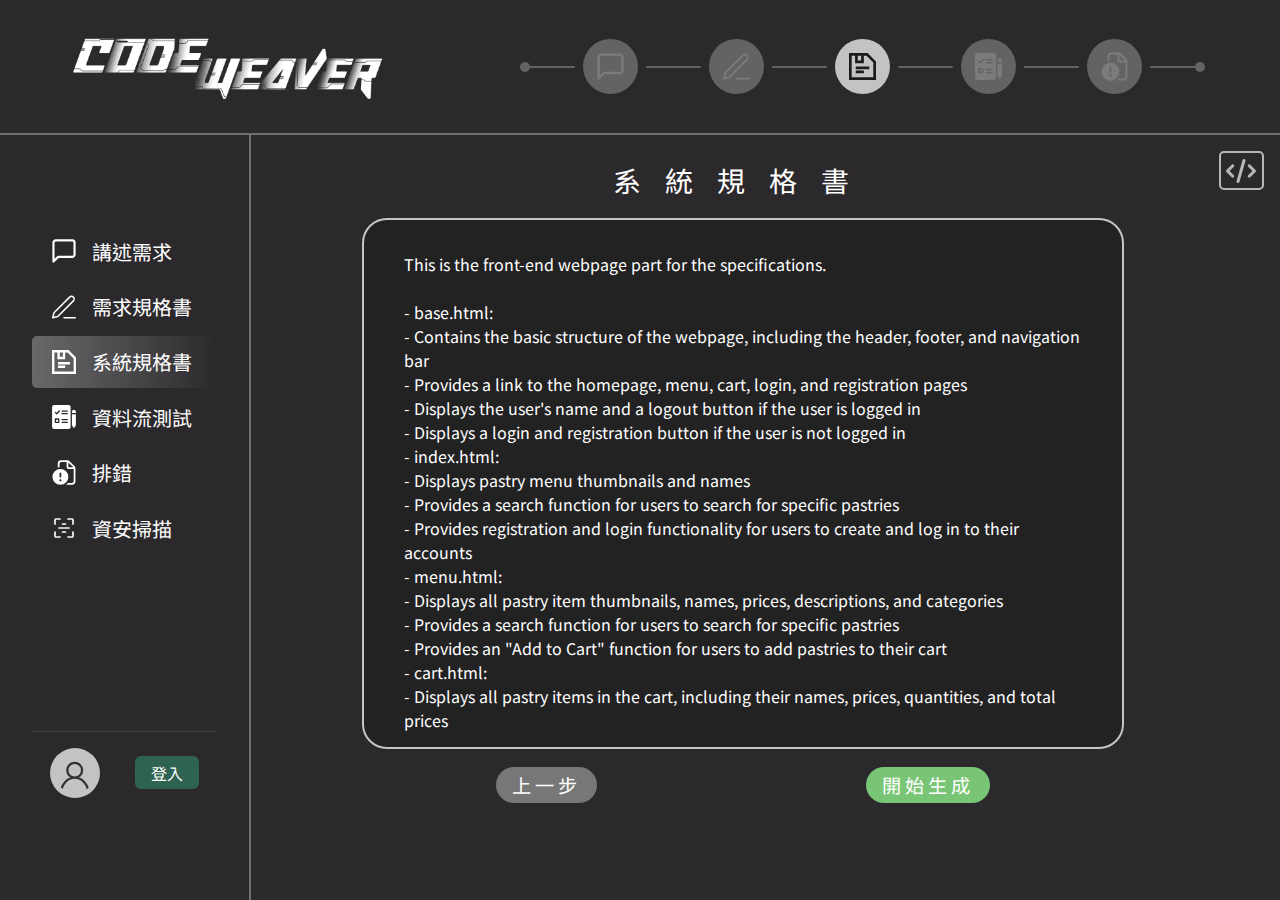
<file: page/system.html>
<!DOCTYPE html>
<html lang="zh">
  <head>
    <meta charset="UTF-8" />
    <meta name="viewport" content="width=device-width, initial-scale=1.0" />
    <title>CODE WEAVER | 系統規格書</title>
    <meta name="description" content="" />
    <base target="_self" />
    <!-- icon -->
    <link rel="shortcut icon" href="" />
    <!-- CSS -->
    <link rel="stylesheet" href="../asset/css/styles/style.css" />
    <link rel="stylesheet" href="../asset/css/styles/page.css" />
    <!-- google fonts -->
    <style>
      @import url("https://fonts.googleapis.com/css2?family=Noto+Sans+TC:wght@100..900&display=swap");
    </style>
    <!-- jquery -->
    <script src="../asset/js/jquery-3.7.1.min.js"></script>
    <!-- fontawesome icon -->
    <link
      rel="stylesheet"
      href="https://cdnjs.cloudflare.com/ajax/libs/font-awesome/6.6.0/css/all.min.css"
      integrity="sha512-Kc323vGBEqzTmouAECnVceyQqyqdsSiqLQISBL29aUW4U/M7pSPA/gEUZQqv1cwx4OnYxTxve5UMg5GT6L4JJg=="
      crossorigin="anonymous"
      referrerpolicy="no-referrer"
    />
  </head>
  <body>
    <header>
      <div class="header_container">
        <img src="../asset/img/LOGO.png" class="logo" alt="" />
        <article>
          <div class="line line-strat"></div>
          <div class="icon-area">
            <img src="../asset/img/message.svg" alt="" />
          </div>
          <div class="line"></div>
          <div class="icon-area">
            <img src="../asset/img/require.svg" alt="" />
          </div>
          <div class="line"></div>
          <div class="icon-area active">
            <img src="../asset/img/system.svg" alt="" />
          </div>
          <div class="line"></div>
          <div class="icon-area">
            <img src="../asset/img/data.svg" alt="" />
          </div>
          <div class="line"></div>
          <div class="icon-area">
            <img src="../asset/img/debug.svg" alt="" />
          </div>
          <div class="line line-end"></div>
        </article>
      </div>
    </header>
    <main>
      <!-- 左側選單 -->
      <aside class="menu">
        <div class="menu_icon_area">
          <div class="menu-icon" id="icon1">
            <div class="menu-icon_hamburger"></div>
          </div>
        </div>
        <img src="../asset/img/LOGO.png" class="logo" alt="" />
        <div class="menu_nav_footer">
          <nav class="menu_nav">
            <ul>
              <li>
                <a href="../index.html">
                  <img src="../asset/img/message.svg" alt="" /> 講述需求</a
                >
              </li>
              <li>
                <a href="../page/requirement.html"
                  ><img src="../asset/img/require.svg" alt="" /> 需求規格書</a
                >
              </li>
              <li>
                <a href="#" class="active"
                  ><img src="../asset/img/system.svg" alt="" /> 系統規格書</a
                >
              </li>
              <li>
                <a href="../page/dataflow.html"
                  ><img src="../asset/img/data.svg" alt="" /> 資料流測試</a
                >
              </li>
              <li>
                <a href="../page/debugging.html"
                  ><img src="../asset/img/debug.svg" alt="" /> 排錯</a
                >
              </li>
              <li>
                <a href="../page/scanning.html"
                  ><img
                    src="../asset/img/icon-park-outline_scanning.svg"
                    alt=""
                  />
                  資安掃描</a
                >
              </li>
            </ul>
          </nav>

          <div class="menu_footer">
            <a href="#" class="user">
              <div class="user_icon">
                <img src="../asset/img/user-icon.svg" alt="" />
              </div>
              <p>使用者</p>
            </a>
            <a
              href="../page/log_in.html"
              type="button"
              class="log_in"
              data-role="button"
              >登入</a
            >
          </div>
        </div>
      </aside>
      <!-- 主操作區 -->
      <section class="content">
        <!-- VSCODE開關程式按鈕 -->
        <div class="VSCode_btn" onclick="">
          <svg
            xmlns="http://www.w3.org/2000/svg"
            height="24"
            width="30"
            viewBox="0 0 640 512"
          >
            <path
              d="M392.8 1.2c-17-4.9-34.7 5-39.6 22l-128 448c-4.9 17 5 34.7 22 39.6s34.7-5 39.6-22l128-448c4.9-17-5-34.7-22-39.6zm80.6 120.1c-12.5 12.5-12.5 32.8 0 45.3L562.7 256l-89.4 89.4c-12.5 12.5-12.5 32.8 0 45.3s32.8 12.5 45.3 0l112-112c12.5-12.5 12.5-32.8 0-45.3l-112-112c-12.5-12.5-32.8-12.5-45.3 0zm-306.7 0c-12.5-12.5-32.8-12.5-45.3 0l-112 112c-12.5 12.5-12.5 32.8 0 45.3l112 112c12.5 12.5 32.8 12.5 45.3 0s12.5-32.8 0-45.3L77.3 256l89.4-89.4c12.5-12.5 12.5-32.8 0-45.3z"
            />
          </svg>
        </div>
        <div class="VSCODE">
          <div class="vscode_window">
            <img
              src="../asset/img/chevron-right.svg"
              alt=""
              class="VSCode_btn"
            />

            <div class="VSCODE_area">
              <img src="../asset/img/代碼頁面.png" alt="" style="width: 100%" />
            </div>
            <div class="RWD_empty"></div>
          </div>
        </div>
        <!-- 主要內容 -->
        <div class="main_content">
          <!-- 首頁內容 -->
          <div class="switch_system switch_div">
            <div class="main_system">
              <h1>系統規格書</h1>
              <div class="document_area">
                <div class="document">
                  This is the front-end webpage part for the specifications.
                  <br /><br />
                  - base.html:<br />
                  - Contains the basic structure of the webpage, including the
                  header, footer, and navigation bar<br />
                  - Provides a link to the homepage, menu, cart, login, and
                  registration pages<br />
                  - Displays the user's name and a logout button if the user is
                  logged in<br />
                  - Displays a login and registration button if the user is not
                  logged in<br />
                  - index.html:<br />
                  - Displays pastry menu thumbnails and names<br />
                  - Provides a search function for users to search for specific
                  pastries<br />
                  - Provides registration and login functionality for users to
                  create and log in to their accounts<br />
                  - menu.html:<br />
                  - Displays all pastry item thumbnails, names, prices,
                  descriptions, and categories<br />
                  - Provides a search function for users to search for specific
                  pastries<br />
                  - Provides an "Add to Cart" function for users to add pastries
                  to their cart<br />
                  - cart.html:<br />
                  - Displays all pastry items in the cart, including their
                  names, prices, quantities, and total prices<br />
                  - Provides a "Remove from Cart" function for users to remove
                  pastries from their cart<br /><br />

                  Lorem ipsum dolor sit amet consectetur adipisicing elit. Illo
                  nam illum ex similique quae, magni vero minima ducimus maxime
                  necessitatibus harum enim aspernatur velit quas dicta debitis
                  numquam delectus est. Sapiente perspiciatis libero maxime, eum
                  placeat consequuntur? Sit culpa, harum tempora modi saepe
                  laboriosam consequatur necessitatibus odio dicta voluptatibus
                  debitis perferendis suscipit, facilis itaque fugiat sint illo
                  ipsam nulla accusamus, nihil ratione. Perferendis dolorum
                  labore provident culpa, id repellendus deserunt doloribus odit
                  vel officia placeat mollitia itaque ratione sit molestiae
                  veniam laboriosam rem unde sequi exercitationem iste natus
                  expedita! Neque fugiat saepe placeat labore, optio facere,
                  dolorum, obcaecati nihil praesentium nam sed molestiae
                  voluptas nemo? Doloremque, Eos iure asperiores modi cupiditate
                  porro animi accusantium deleniti numquam, est dolores unde
                  quam facilis amet sint ratione, culpa voluptas expedita
                  explicabo aliquid nobis ab cumque quisquam mollitia! Harum
                  laboriosam magni nesciunt ullam voluptatum consequatur
                  perferendis voluptate, corporis cumque eligendi? Odit sequi
                  nostrum maiores.
                </div>
              </div>
              <section>
                <input
                  type="button"
                  class="main_btn back_btn"
                  value="上一步"
                  onclick='location.href=("./requirement.html")'
                />
                <input
                  type="button"
                  class="main_btn start_btn"
                  value="開始生成"
                  onclick="switchDiv()"
                />
              </section>
            </div>
          </div>
          <!-- loading 載入畫面 -->
          <div class="switch_loading_area" style="display: none">
            <div class="loading_area">
              <h1>開始生成中...</h1>
              <div class="loading_bar_area">
                <div class="loading_bar" id="system_loading_bar"></div>
              </div>
              <article id="progress-article">
                <!-- 每一個進度 -->
                <section>
                  <p>Models.py</p>
                  <div>
                    <i
                      class="fa-solid fa-circle-check"
                      style="color: #63e6be; display: none"
                    ></i>
                    <p class="loading_tense">進行中...</p>
                  </div>
                </section>
                <section>
                  <p>forms.py</p>
                  <div>
                    <i
                      class="fa-solid fa-circle-check"
                      style="color: #63e6be; display: none"
                    ></i>
                    <p class="loading_tense">進行中...</p>
                  </div>
                </section>
                <section>
                  <p>views.py</p>
                  <div>
                    <i
                      class="fa-solid fa-circle-check"
                      style="color: #63e6be; display: none"
                    ></i>
                    <p class="loading_tense">進行中...</p>
                  </div>
                </section>
                <section>
                  <p>urls.py</p>
                  <div>
                    <i
                      class="fa-solid fa-circle-check"
                      style="color: #63e6be; display: none"
                    ></i>
                    <p class="loading_tense">進行中...</p>
                  </div>
                </section>
                <section>
                  <p>tests.py</p>
                  <div>
                    <i
                      class="fa-solid fa-circle-check"
                      style="color: #63e6be; display: none"
                    ></i>
                    <p class="loading_tense">進行中...</p>
                  </div>
                </section>
              </article>
              <div class="loading_btn_area">
                <input
                  type="button"
                  class="loading_btn back_btn"
                  value="取消返回"
                  onclick="goBack()"
                />
              </div>
            </div>
          </div>
        </div>
      </section>
    </main>
  </body>
  <script src="../asset/js/app.js"></script>
</html>
</file>
<file: asset/css/styles/style.css>
@charset "UTF-8";
* {
  margin: 0;
  padding: 0;
  box-sizing: border-box;
  font-family: "Noto Sans TC", sans-serif;
}

html,
body {
  background-color: #2c292d;
  height: 100%;
  overflow: hidden;
}

/*
header {
  max-height: 15%;
  border-bottom: #6f6f6f 2px solid;
  div.header_container {
    display: flex;
    justify-content: center;
    align-items: center;

    img.logo {
      flex: 1.8;
      padding: 1rem 3rem;
      width: 10vw;
    }
    section {
      flex: 5;
      display: flex;
      justify-content: center;
      align-items: center;
      img.line {
        width: 3vw;
      }
      div.header_icon {
        width: 3.5vw;
        height: 3.5vw;
        background-color: #636363;
        border-radius: 50%;
        display: flex;
        justify-content: center;
        align-items: center;
        margin: 1rem;
        padding: 0.75rem;
      }
      div.active {
        background-color: #c3c3c3;
        path {
          stroke: #2c292d;
        }
      }
    }
  }
}*/
header .header_container {
  display: flex;
  align-items: center;
  border-bottom: #6f6f6f 2px solid;
  height: 15vh;
}
header .header_container img.logo {
  min-width: 400px;
  max-width: 537px;
  padding: 1rem 3rem;
}
header .header_container article {
  display: flex;
  align-items: center;
  justify-content: center;
  width: 100%;
}
header .header_container article div {
  width: 55px;
  height: 55px;
  margin: 0 0.25rem;
}
header .header_container article div.line {
  height: 2px;
  background-color: #636363;
  border-radius: 5px;
}
header .header_container article div.line.line-strat {
  position: relative;
  display: flex;
  align-items: center;
}
header .header_container article div.line.line-strat::before {
  content: " ";
  width: 10px;
  height: 10px;
  position: absolute;
  background-color: #636363;
  border-radius: 50%;
}
header .header_container article div.line.line-end {
  position: relative;
  display: flex;
  align-items: center;
}
header .header_container article div.line.line-end::after {
  content: " ";
  width: 10px;
  height: 10px;
  position: absolute;
  right: 0;
  background-color: #636363;
  border-radius: 50%;
}
header .header_container article div.icon-area {
  display: flex;
  justify-content: center;
  align-items: center;
  background-color: #636363;
  border-radius: 100px;
}
header .header_container article div.icon-area img {
  width: 35px;
  padding: 0.25rem;
  filter: brightness(0) saturate(100%) invert(48%) sepia(6%) saturate(12%) hue-rotate(351deg) brightness(99%) contrast(84%);
}
header .header_container article div.icon-area.active {
  background-color: #c3c3c3;
}
header .header_container article div.icon-area.active img {
  filter: brightness(0) saturate(100%) invert(8%) sepia(1%) saturate(470%) hue-rotate(315deg) brightness(94%) contrast(93%);
}
@media screen and (max-height: 822px) {
  header .header_container article div {
    width: 45px;
    height: 45px;
    margin: 0 0.25rem;
  }
  header .header_container article div.line {
    height: 2px;
    border-radius: 5px;
  }
  header .header_container article div.icon-area img {
    width: 30px;
    padding: 0.25rem;
  }
}

main {
  max-height: 85vh;
  display: flex;
}
main aside.menu {
  border-right: #6f6f6f 2px solid;
  flex: 1.75;
  display: flex;
  flex-direction: column;
  justify-content: space-between;
  min-height: 85vh;
}
main aside.menu img.logo {
  display: none;
}
main aside.menu .menu_icon_area {
  display: none;
}
main aside.menu .menu_icon_area .menu-icon {
  width: 60px;
  height: 60px;
  display: flex;
  justify-content: center;
  align-items: center;
  padding: 10px;
  cursor: pointer;
  margin: 1rem;
  z-index: 1;
  float: right;
}
main aside.menu .menu_icon_area .menu-icon_hamburger {
  width: 100%;
  height: 5px;
  background: rgb(255, 255, 255);
  position: relative;
  border-radius: 5px;
  transition: all 500ms cubic-bezier(0.68, -0.55, 0.265, 1.55);
}
main aside.menu .menu_icon_area .menu-icon_hamburger:before, main aside.menu .menu_icon_area .menu-icon_hamburger:after {
  position: absolute;
  content: "";
  width: 100%;
  height: 5px;
  background: rgb(255, 255, 255);
  border-radius: 5px;
  transform: translateY(-15px);
  transition: all 500ms cubic-bezier(0.68, -0.55, 0.265, 1.55);
}
main aside.menu .menu_icon_area .menu-icon_hamburger:before {
  transform: translateY(-15px);
}
main aside.menu .menu_icon_area .menu-icon_hamburger:after {
  transform: translateY(15px);
}
main aside.menu .menu_icon_area .menu-icon.open .menu-icon_hamburger {
  transform: translateX(-30px);
  background: transparent;
}
main aside.menu .menu_icon_area .menu-icon.open .menu-icon_hamburger:before {
  transform: translate(30px) rotate(45deg);
  background: rgb(255, 255, 255);
}
main aside.menu .menu_icon_area .menu-icon.open .menu-icon_hamburger:after {
  transform: translate(30px) rotate(-45deg);
  background: rgb(255, 255, 255);
}
main aside.menu div.menu_nav_footer {
  height: 100%;
  display: flex;
  flex-direction: column;
  justify-content: space-around;
}
main aside.menu div.menu_nav_footer nav.menu_nav {
  padding: 0 2rem;
}
main aside.menu div.menu_nav_footer nav.menu_nav ul {
  list-style: none;
}
main aside.menu div.menu_nav_footer nav.menu_nav ul li a {
  border-radius: 5px;
  padding: 0.7rem 1.25rem;
  color: #ffffff;
  text-decoration: none;
  font-size: 1.5rem;
  display: flex;
  align-items: center;
  margin: 0.25rem 0;
}
main aside.menu div.menu_nav_footer nav.menu_nav ul li a img {
  width: 1.5rem;
  margin-right: 1rem;
}
@media screen and (max-width: 1400px) {
  main aside.menu div.menu_nav_footer nav.menu_nav ul li a {
    font-size: 1.25rem;
  }
}
@media screen and (max-width: 1227px) {
  main aside.menu div.menu_nav_footer nav.menu_nav ul li a img {
    display: none;
  }
}
@media screen and (max-height: 800px) {
  main aside.menu div.menu_nav_footer nav.menu_nav ul li a {
    font-size: 1.25rem;
    margin: 0.25rem 0;
    padding: 0.5rem 1.25rem;
  }
}
main aside.menu div.menu_nav_footer nav.menu_nav ul li a.active {
  background: linear-gradient(to right, #696969, rgba(0, 0, 0, 0));
}
main aside.menu div.menu_nav_footer nav.menu_nav ul li:hover a {
  transition: all 0.5s ease;
  background: linear-gradient(to right, #4b4b4b, rgba(0, 0, 0, 0));
}
main aside.menu div.menu_nav_footer div.menu_footer {
  border-top: #454545 1px solid;
  display: flex;
  margin: 0 2rem;
  padding: 1.75rem 0rem;
  justify-content: space-around;
  align-items: center;
  width: auto;
}
main aside.menu div.menu_nav_footer div.menu_footer a.user {
  display: flex;
  align-items: center;
  text-decoration: none;
}
main aside.menu div.menu_nav_footer div.menu_footer a.user div.user_icon {
  --user_icon_w: 60px;
  width: var(--user_icon_w);
  height: var(--user_icon_w);
  border-radius: 50%;
  background-color: #c3c3c3;
  display: flex;
  justify-content: center;
  align-items: center;
}
main aside.menu div.menu_nav_footer div.menu_footer a.user div.user_icon img {
  width: calc(var(--user_icon_w) * 0.8);
  height: calc(var(--user_icon_w) * 0.8);
}
main aside.menu div.menu_nav_footer div.menu_footer a.user p {
  color: #ffffff;
  font-size: 1.25rem;
  margin: 0.75rem;
}
main aside.menu div.menu_nav_footer div.menu_footer a.log_in {
  background-color: rgb(47, 99, 81);
  padding: 0.3rem 1.25rem;
  border-radius: 6px;
  color: #ffffff;
  text-decoration: none;
}
main aside.menu div.menu_nav_footer div.menu_footer a.log_in:hover {
  background-color: rgba(94, 193, 160, 0.8);
  transform: scale(1.05);
  transition: all 0.3s ease;
}
@media screen and (max-width: 1430px) {
  main aside.menu div.menu_nav_footer div.menu_footer {
    padding: 1rem 0rem;
  }
  main aside.menu div.menu_nav_footer div.menu_footer a.user p {
    font-size: 1rem;
  }
  main aside.menu div.menu_nav_footer div.menu_footer a.user div.user_icon {
    --user_icon_w: 50px;
  }
  main aside.menu div.menu_nav_footer div.menu_footer a.log_in {
    padding: 0.3rem 1rem;
    font-size: 1rem;
  }
}
@media screen and (max-width: 1430px) {
  main aside.menu div.menu_nav_footer div.menu_footer a.user p {
    display: none;
  }
}
main section.content {
  flex: 7;
  padding: 1rem;
}
main section.content div.VSCode_btn {
  display: flex;
  border: #b7b7b7 2px solid;
  border-radius: 5px;
  padding: 0.35rem;
  float: right;
  transition: all 0.3s ease;
  cursor: pointer;
}
main section.content div.VSCode_btn svg {
  fill: #b7b7b7;
}
main section.content div.VSCode_btn:hover {
  transition: all 0.3s ease;
  background-color: #b7b7b7;
}
main section.content div.VSCode_btn:hover svg {
  fill: #2c292d;
}
main section.content div.VSCODE {
  z-index: 5;
  display: none;
  position: absolute;
  right: 3rem;
  bottom: 3rem;
}
main section.content div.VSCODE div.vscode_window {
  overflow: hidden;
  background: linear-gradient(to right, rgba(44, 41, 45, 0), #2c292d);
  display: flex;
  justify-content: space-around;
  align-items: center;
  width: 100%;
}
main section.content div.VSCODE div.vscode_window img {
  cursor: pointer;
}
main section.content div.VSCODE div.vscode_window div.VSCODE_area {
  width: 110vh;
  margin: 0rem 3rem 0rem 1rem;
}

@media screen and (min-width: 1921px) {
  html,
  body {
    background-color: #2c292d;
    margin: 0 3vw;
  }
  div.RWD_empty {
    width: 5vw;
  }
}
@media screen and (max-width: 1720px) {
  section.content {
    padding: 0;
  }
  div.VSCODE {
    max-width: 80vw;
  }
  main aside.menu .menu-icon {
    width: 50px;
    height: 50px;
  }
  main aside.menu nav.menu_nav {
    padding: 0 1rem 30% 1rem;
  }
  main aside.menu nav.menu_nav ul li a {
    font-size: 1.25rem;
  }
  main aside.menu div.menu_footer {
    padding: 1.5rem 0rem;
  }
  main aside.menu div.menu_footer a.user div.user_icon {
    width: 3vw;
    height: 3vw;
  }
  main aside.menu div.menu_footer a.user div.user_icon img {
    width: 2.5vw;
    height: 2.5vw;
  }
  main aside.menu div.menu_footer a.user p {
    font-size: 1rem;
  }
  main aside.menu div.menu_footer a.log_in {
    padding: 0.3rem 1rem;
    font-size: 1rem;
  }
}
@media screen and (max-width: 1140px) {
  header {
    display: none;
  }
  main {
    min-height: 100%;
    display: flex;
    flex-direction: column;
  }
  main aside.menu {
    border-right: none;
    border-bottom: #6f6f6f 2px solid;
    display: flex;
    flex-direction: row;
    justify-content: space-between;
    align-items: center;
    min-height: 15vh;
  }
  main aside.menu img.logo {
    display: block;
    height: 9vh;
    max-height: 268px;
  }
  main aside.menu .menu_icon_area {
    display: block;
    flex: 1;
  }
  main aside.menu .menu_icon_area .menu-icon {
    width: 35px;
    height: 30px;
    display: flex;
    justify-content: center;
    align-items: center;
    padding: 0;
    cursor: pointer;
    margin: 1rem;
    z-index: 0;
    float: left;
  }
  main aside.menu div.menu_nav_footer {
    z-index: 4;
    height: 100%;
    padding: 1rem 0.5rem 30% 0.5rem;
    position: fixed;
    top: 15vh;
    left: -300px; /* 從左側隱藏 */
    background-color: #2c292d;
    border-right: #454545 2px solid;
    transition: left 0.5s ease; /* 滑入動畫效果 */
  }
  main aside.menu div.menu_nav_footer.active {
    left: 0; /* 滑入顯示 */
  }
  main aside.menu div.menu_nav_footer nav.menu_nav {
    padding: 0.5rem;
  }
  main aside.menu div.menu_nav_footer nav.menu_nav ul li a {
    padding: 0.5rem 1rem;
    font-size: 1rem;
    margin: 0.25rem 0;
  }
  main aside.menu div.menu_nav_footer nav.menu_nav ul li a img {
    display: block;
    width: 15px;
    margin-right: 1rem;
  }
  main aside.menu div.menu_nav_footer div.menu_footer {
    margin: 0 0.25rem;
    padding: 0.75rem 0rem;
  }
  main aside.menu div.menu_nav_footer div.menu_footer a.user div.user_icon {
    --user_icon_w: 40px;
    width: var(--user_icon_w);
    height: var(--user_icon_w);
  }
  main aside.menu div.menu_nav_footer div.menu_footer a.user div.user_icon img {
    width: calc(var(--user_icon_w) * 0.8);
    height: calc(var(--user_icon_w) * 0.8);
  }
  main aside.menu div.menu_nav_footer div.menu_footer a.user p {
    font-size: 0.75rem;
    display: block;
  }
  main aside.menu div.menu_nav_footer div.menu_footer a.log_in {
    padding: 0.25rem 0.5rem;
    font-size: 0.75rem;
  }
  main section.content {
    min-height: 85vh;
    flex: 1;
    padding: 1rem 1.5rem 1rem 1.5rem;
  }
  main section.content div.VSCode_btn {
    display: flex;
    border: #b7b7b7 2px solid;
    border-radius: 5px;
    padding: 0.35rem;
    position: fixed;
    right: 0.5rem;
  }
}/*# sourceMappingURL=style.css.map */
</file>
<file: asset/css/styles/page.css>
@charset "UTF-8";
* {
  /* width */
  /* Track */
  /* Handle */
  /* Handle on hover */
}
* ::-webkit-scrollbar {
  width: 10px;
}
* ::-webkit-scrollbar-track {
  background: #f1f1f1;
}
* ::-webkit-scrollbar-thumb {
  background: #888;
}
* ::-webkit-scrollbar-thumb:hover {
  background: #555;
}

@keyframes loading_bar {
  from {
    width: 0%;
  }
  to {
    width: 100%;
  }
}
main {
  max-height: 85vh;
  display: flex;
}
main section.content {
  flex: 7;
  padding: 1rem;
}
main section.content div.main_content .back_btn {
  border: none;
  font-size: larger;
  padding: 0.25rem 1rem;
  border-radius: 30px;
  letter-spacing: 0.25rem;
  text-align: center;
  color: #ffffff;
  cursor: pointer;
  background-color: #777777;
}
main section.content div.main_content .back_btn:hover {
  transform: scale(1.1);
  transition: all 0.5s ease;
}
main section.content div.main_content div.switch_index div.main_index {
  display: flex;
  flex-direction: column;
  align-items: center;
  justify-content: space-between;
}
main section.content div.main_content div.switch_index div.main_index div.chat_area {
  width: 80%;
  margin-top: 1vh;
  max-height: 68vh;
  overflow: auto;
  overflow-x: hidden;
  padding: 1rem 2rem;
}
main section.content div.main_content div.switch_index div.main_index div.chat_area section.chat {
  margin-top: 1rem;
  display: flex;
  align-items: self-start;
}
main section.content div.main_content div.switch_index div.main_index div.chat_area section.chat article {
  color: #ffffff;
  padding: 0.5rem 1rem;
}
main section.content div.main_content div.switch_index div.main_index div.chat_area div.chat_btn {
  display: flex;
  justify-content: center;
  align-items: center;
  margin-top: 1rem;
}
main section.content div.main_content div.switch_index div.main_index div.chat_area div.chat_btn i {
  margin-right: 0.5rem;
  color: white;
}
main section.content div.main_content div.switch_index div.main_index div.chat_area div.chat_btn p {
  color: white;
  font-size: 1.25rem;
  margin-right: 0.5rem;
}
main section.content div.main_content div.switch_index div.main_index div.chat_area div.chat_btn input {
  border: none;
  font-size: larger;
  padding: 0.25rem 1rem;
  border-radius: 30px;
  text-align: center;
  color: #ffffff;
  cursor: pointer;
  background-color: #5683aa;
}
main section.content div.main_content div.switch_index div.main_index div.chat_area div.chat_btn input:hover {
  background-color: #117ad6;
  transform: scale(1.1);
  transition: all 0.5s ease;
}
main section.content div.main_content div.switch_index div.main_index div.message {
  position: fixed;
  bottom: 2vh;
  left: 58%;
  transform: translateX(-50%);
  display: flex;
  align-items: center;
  justify-content: space-around;
  width: 60%; /* 控制輸入區域的寬度 */
  padding: 0.15rem 0.5rem;
  border: #929292 2px solid;
  border-radius: 20px;
  background-color: #2c292d;
}
main section.content div.main_content div.switch_index div.main_index div.message #message_text {
  width: 83%; /* 控制輸入框的寬度 */
  border: none;
  font-size: 1.25rem;
  padding: 0.5rem;
  border-radius: 20px;
  background-color: #2c292d;
  color: #ffffff;
  resize: none; /* 禁用手動調整大小 */
  overflow: hidden; /* 隱藏滾動條 */
}
main section.content div.main_content div.switch_index div.main_index div.message #message_text:focus {
  outline: none;
}
main section.content div.main_content div.switch_index div.main_index div.message #message_send {
  border: none;
  font-size: 1.25rem;
  padding: 0.5rem;
  border-radius: 20px;
  background-color: #2c292d;
  color: #929292;
}
main section.content div.main_content div.switch_index div.main_index div.message #message_send:focus {
  outline: none;
}
main section.content div.main_content div.switch_index div.main_index div.message #message_send:hover {
  transform: scale(1.1);
  transition: all 0.5s ease;
}
main section.content div.main_content div.switch_requirement div.main_requirement {
  margin-top: 1vh;
  display: flex;
  flex-direction: column;
  align-items: center;
  justify-content: space-between;
}
main section.content div.main_content div.switch_requirement div.main_requirement h1 {
  color: #ffffff;
  font-weight: normal;
  letter-spacing: 1.5rem;
  font-size: 1.75rem;
}
main section.content div.main_content div.switch_requirement div.main_requirement div.document_area {
  background-color: #222222;
  border: #c5c5c5 2px solid;
  color: #ffffff;
  width: 80%;
  margin: 2vh;
  padding: 1rem 1.5rem;
  border-radius: 25px;
}
main section.content div.main_content div.switch_requirement div.main_requirement div.document_area .document {
  overflow: auto;
  overflow-x: hidden;
  max-height: 55vh;
  padding: 1rem;
}
main section.content div.main_content div.switch_requirement div.main_requirement section {
  width: 80%;
  display: flex;
  justify-content: space-around;
}
main section.content div.main_content div.switch_requirement div.main_requirement section input {
  border: none;
  font-size: larger;
  padding: 0.25rem 1rem;
  border-radius: 30px;
  letter-spacing: 0.25rem;
  text-align: center;
  color: #ffffff;
  cursor: pointer;
}
main section.content div.main_content div.switch_requirement div.main_requirement section input:hover {
  transform: scale(1.1);
  transition: all 0.5s ease;
}
main section.content div.main_content div.switch_requirement div.main_requirement section .back_btn {
  background-color: #777777;
}
main section.content div.main_content div.switch_requirement div.main_requirement section .start_btn {
  background-color: #78c576;
}
main section.content div.main_content div.switch_system div.main_system {
  margin-top: 1vh;
  display: flex;
  flex-direction: column;
  align-items: center;
  justify-content: space-between;
}
main section.content div.main_content div.switch_system div.main_system h1 {
  color: #ffffff;
  font-weight: normal;
  letter-spacing: 1.5rem;
  font-size: 1.75rem;
}
main section.content div.main_content div.switch_system div.main_system div.document_area {
  background-color: #222222;
  border: #c5c5c5 2px solid;
  color: #ffffff;
  width: 80%;
  margin: 2vh;
  padding: 1rem 1.5rem;
  border-radius: 25px;
}
main section.content div.main_content div.switch_system div.main_system div.document_area .document {
  overflow: auto;
  overflow-x: hidden;
  max-height: 55vh;
  padding: 1rem;
}
main section.content div.main_content div.switch_system div.main_system section {
  width: 80%;
  display: flex;
  justify-content: space-around;
}
main section.content div.main_content div.switch_system div.main_system section input {
  border: none;
  font-size: larger;
  padding: 0.25rem 1rem;
  border-radius: 30px;
  letter-spacing: 0.25rem;
  text-align: center;
  color: #ffffff;
  cursor: pointer;
}
main section.content div.main_content div.switch_system div.main_system section input:hover {
  transform: scale(1.1);
  transition: all 0.5s ease;
}
main section.content div.main_content div.switch_system div.main_system section .back_btn {
  background-color: #777777;
}
main section.content div.main_content div.switch_system div.main_system section .start_btn {
  background-color: #78c576;
}
main section.content div.main_content div.switch_loading_area div.loading_area {
  margin-top: 2rem;
  display: flex;
  flex-direction: column;
  align-items: center;
  justify-content: center;
  height: 75vh;
}
main section.content div.main_content div.switch_loading_area div.loading_area h1 {
  color: #ffffff;
  font-weight: normal;
  letter-spacing: 1.5rem;
  font-size: 2rem;
  text-align: center;
}
main section.content div.main_content div.switch_loading_area div.loading_area p {
  color: #c3c3c3;
  font-size: 1rem;
  margin-top: 1rem;
}
main section.content div.main_content div.switch_loading_area div.loading_area div.loading_bar_area {
  margin-top: 2rem;
  background-color: #7d7d7d;
  border-radius: 1rem;
  width: 80%;
  height: 1rem;
  overflow: hidden;
}
main section.content div.main_content div.switch_loading_area div.loading_area div.loading_bar_area div.loading_bar {
  background-color: #ffffff;
  border-radius: 1rem;
  width: 0%;
  height: 1rem;
  animation: loading_bar 2s forwards;
}
main section.content div.main_content div.switch_loading_area div.loading_area div.loading_bar_area #system_loading_bar {
  animation: loading_bar 3s forwards;
}
main section.content div.main_content div.switch_loading_area div.loading_area article {
  color: white;
  display: flex;
  flex-direction: column;
  width: 78%;
  max-height: 35vh;
  min-height: 5vh;
  padding: 1rem 2rem 1rem 1.5rem;
  margin: 1rem 0 2rem 0;
  overflow: auto;
}
main section.content div.main_content div.switch_loading_area div.loading_area article section {
  padding-bottom: 0.2rem;
  display: flex;
  justify-content: space-between;
}
main section.content div.main_content div.switch_loading_area div.loading_area article section div {
  display: flex;
  align-items: center;
}
main section.content div.main_content div.switch_loading_area div.loading_area article section div i {
  margin-right: 0.75rem;
}
main section.content div.main_content div.switch_loading_area div.loading_area article section div p {
  margin-top: 0;
}
main section.content div.main_content div.switch_loading_area div.loading_area div.loading_btn_area {
  display: flex;
  justify-content: space-around;
  width: 80%;
}
main section.content div.main_content div.switch_loading_area div.loading_area div.loading_btn_area input {
  margin-top: 2rem;
  border: none;
  font-size: larger;
  padding: 0.25rem 1rem;
  border-radius: 30px;
  letter-spacing: 0.25rem;
  text-align: center;
  color: #ffffff;
  cursor: pointer;
  background-color: #777777;
}
main section.content div.main_content div.switch_loading_area div.loading_area div.loading_btn_area input:hover {
  transform: scale(1.1);
  transition: all 0.5s ease;
}
main section.content div.main_content div.switch_loading_area div.loading_area div.loading_btn_area #loading_codebtn {
  background: linear-gradient(to right, #60bd5f, #dbd545);
}
main section.content div.main_content div.switch_dataflow div.main_dataflow {
  display: flex;
  justify-content: space-around;
  align-items: center;
  flex-wrap: wrap;
  width: 100%;
  height: 75vh;
}
main section.content div.main_content div.switch_dataflow div.main_dataflow section {
  display: flex;
  flex-direction: column;
  align-items: center;
  justify-content: center;
  width: 300px;
  padding: 2rem;
  margin: 1rem;
  border-radius: 25px;
  color: #ffffff;
  padding-bottom: 4rem;
  background: linear-gradient(#514e52, #2c292d);
}
main section.content div.main_content div.switch_dataflow div.main_dataflow section:hover {
  transform: scale(1.08);
  transition: all 0.5s ease;
}
main section.content div.main_content div.switch_dataflow div.main_dataflow section img {
  margin: 3rem 0;
}
main section.content div.main_content div.switch_dataflow div.main_dataflow section input.test_file {
  border: none;
  font-size: larger;
  padding: 0.25rem 1rem;
  border-radius: 30px;
  letter-spacing: 0.25rem;
  text-align: center;
  color: #ffffff;
  cursor: pointer;
  background-color: #777777;
}
main section.content div.main_content div.switch_dataflow div.main_dataflow section label input {
  display: none;
}
main section.content div.main_content div.switch_dataflow div.main_dataflow section label div {
  font-size: larger;
  padding: 0.25rem 1rem;
  border-radius: 30px;
  letter-spacing: 0.25rem;
  text-align: center;
  color: #ffffff;
  cursor: pointer;
  background-color: #777777;
}
main section.content div.main_content div.switch_test div.main_test {
  height: 75vh;
  margin-top: 2rem;
  display: flex;
  flex-direction: column;
  align-items: center;
  justify-content: center;
}
main section.content div.main_content div.switch_test div.main_test div.test_div {
  background-color: #222222;
  border: #c5c5c5 2px solid;
  min-height: 50vh;
  color: #ffffff;
  padding: 1rem 1.5rem;
  border-radius: 25px;
  width: 90%;
}
main section.content div.main_content div.switch_test div.main_test div.test_div p {
  color: #939393;
}
main section.content div.main_content div.switch_test div.main_test div.test_div article {
  display: flex;
  flex-direction: column;
  overflow: auto;
  overflow-x: hidden;
  height: 50vh;
  padding: 1rem;
}
main section.content div.main_content div.switch_test div.main_test div.test_div article section {
  display: flex;
  align-items: center;
  justify-content: space-between;
  width: auto;
  padding: 0.5rem 1rem;
  background-color: #3e3e3e;
  border-radius: 8px;
  margin: 0.5rem 0;
}
main section.content div.main_content div.switch_test div.main_test div.test_div article section div {
  display: flex;
  align-items: center;
}
main section.content div.main_content div.switch_test div.main_test div.test_div article section div i {
  margin-right: 0.5rem;
}
main section.content div.main_content div.switch_test div.main_test .back_btn {
  margin-top: 2rem;
}

@media screen and (max-width: 1140px) {
  main section.content {
    min-height: 85vh;
    flex: 1;
    padding: 1rem 1.5rem 1rem 1.5rem;
  }
  main section.content div.main_content div.switch_index div.main_index div.chat_area {
    width: 100%;
    margin-top: 2.5rem;
    max-height: 65vh;
    padding: 1rem 0rem 3rem 0rem;
  }
  main section.content div.main_content div.switch_index div.main_index div.chat_area section.chat img.chat_icon {
    width: 30px;
  }
  main section.content div.main_content div.switch_index div.main_index div.chat_area section.chat article {
    font-size: smaller;
    padding: 0.5rem 0.75rem;
  }
  main section.content div.main_content div.switch_index div.main_index div.chat_area div.chat_btn {
    margin-top: 1rem;
  }
  main section.content div.main_content div.switch_index div.main_index div.chat_area div.chat_btn i {
    margin-right: 0.5rem;
  }
  main section.content div.main_content div.switch_index div.main_index div.chat_area div.chat_btn p {
    font-size: 1rem;
    margin-right: 0.5rem;
  }
  main section.content div.main_content div.switch_index div.main_index div.chat_area div.chat_btn input {
    border: none;
    font-size: 1rem;
    padding: 0.25rem 0.75rem;
    background-color: #5683aa;
  }
  main section.content div.main_content div.switch_index div.main_index div.message {
    position: fixed;
    bottom: 1.5rem;
    left: 50%;
    width: 80%; /* 控制輸入區域的寬度 */
  }
  main section.content div.main_content div.switch_index div.main_index div.message #message_text {
    width: 83%; /* 控制輸入框的寬度 */
    border: none;
    font-size: 1rem;
  }
  main section.content div.main_content div.switch_requirement div.main_requirement {
    margin-top: 1rem;
    display: flex;
    flex-direction: column;
    align-items: center;
    justify-content: space-between;
  }
  main section.content div.main_content div.switch_requirement div.main_requirement h1 {
    color: #ffffff;
    font-weight: normal;
    letter-spacing: 0.5rem;
    font-size: 1.5rem;
  }
  main section.content div.main_content div.switch_requirement div.main_requirement div.document_area {
    background-color: #222222;
    border: #c5c5c5 2px solid;
    color: #ffffff;
    width: 100%;
    margin-top: 1rem;
    padding: 1rem 0.5rem;
    border-radius: 10px;
  }
  main section.content div.main_content div.switch_requirement div.main_requirement div.document_area .document {
    overflow: auto;
    overflow-x: hidden;
    max-height: 55vh;
    padding: 0.75rem;
    font-size: smaller;
  }
  main section.content div.main_content div.switch_requirement div.main_requirement section {
    margin-top: 1.5rem;
    width: 100%;
    display: flex;
    justify-content: space-around;
  }
  main section.content div.main_content div.switch_requirement div.main_requirement section input {
    border: none;
    font-size: normal;
    padding: 0.25rem 1rem;
    border-radius: 30px;
    letter-spacing: 0.25rem;
  }
  main section.content div.main_content div.switch_system div.main_system {
    margin-top: 1rem;
    display: flex;
    flex-direction: column;
    align-items: center;
    justify-content: space-between;
  }
  main section.content div.main_content div.switch_system div.main_system h1 {
    color: #ffffff;
    font-weight: normal;
    letter-spacing: 0.5rem;
    font-size: 1.5rem;
  }
  main section.content div.main_content div.switch_system div.main_system div.document_area {
    background-color: #222222;
    border: #c5c5c5 2px solid;
    color: #ffffff;
    width: 100%;
    margin-top: 1rem;
    padding: 1rem 0.5rem;
    border-radius: 10px;
  }
  main section.content div.main_content div.switch_system div.main_system div.document_area .document {
    overflow: auto;
    overflow-x: hidden;
    max-height: 55vh;
    padding: 0.75rem;
    font-size: smaller;
  }
  main section.content div.main_content div.switch_system div.main_system section {
    margin-top: 1.5rem;
    width: 100%;
    display: flex;
    justify-content: space-around;
  }
  main section.content div.main_content div.switch_system div.main_system section input {
    border: none;
    font-size: normal;
    padding: 0.25rem 1rem;
    border-radius: 30px;
    letter-spacing: 0.25rem;
  }
  main section.content div.main_content div.switch_loading_area div.loading_area h1 {
    font-size: 1.25rem;
    letter-spacing: 1rem;
  }
  main section.content div.main_content div.switch_loading_area div.loading_area div.loading_bar_area {
    margin-top: 2rem;
    background-color: #7d7d7d;
    border-radius: 1rem;
    width: 100%;
    height: 1rem;
    overflow: hidden;
  }
  main section.content div.main_content div.switch_loading_area div.loading_area div.loading_bar_area div.loading_bar {
    background-color: #ffffff;
    border-radius: 1rem;
    width: 80%;
    height: 1rem;
  }
  main section.content div.main_content div.switch_loading_area div.loading_area article {
    color: white;
    display: flex;
    flex-direction: column;
    width: 100%;
    max-height: 35vh;
    min-height: 5vh;
    padding: 1rem 0.75rem 1rem 1rem;
    margin: 1rem 0 2rem 0;
    overflow: auto;
  }
  main section.content div.main_content div.switch_loading_area div.loading_area article section {
    padding-bottom: 0.2rem;
    display: flex;
    justify-content: space-between;
  }
  main section.content div.main_content div.switch_loading_area div.loading_area article section div {
    display: flex;
    align-items: center;
  }
  main section.content div.main_content div.switch_loading_area div.loading_area article section div i {
    margin-right: 0.75rem;
  }
  main section.content div.main_content div.switch_dataflow div.main_dataflow {
    display: flex;
    justify-content: space-around;
    align-items: center;
    flex-wrap: wrap;
    width: 100%;
    height: 75vh;
  }
  main section.content div.main_content div.switch_dataflow div.main_dataflow section {
    display: flex;
    align-items: center;
    justify-content: center;
    height: 200px;
    padding: 1rem;
    margin: 1rem;
    border-radius: 25px;
    color: #ffffff;
    padding-bottom: 1.5rem;
    background: linear-gradient(to right, #514e52, #2c292d);
  }
  main section.content div.main_content div.switch_dataflow div.main_dataflow section img {
    width: 90px;
    margin: 1rem 0;
  }
  main section.content div.main_content div.switch_dataflow div.main_dataflow section input.test_file {
    border: none;
    font-size: small;
    padding: 0.25rem 1rem;
    border-radius: 30px;
    letter-spacing: 0rem;
  }
  main section.content div.main_content div.switch_dataflow div.main_dataflow section label div {
    font-size: small;
    padding: 0.25rem 1rem;
    border-radius: 30px;
    letter-spacing: 0rem;
  }
}/*# sourceMappingURL=page.css.map */
</file>
